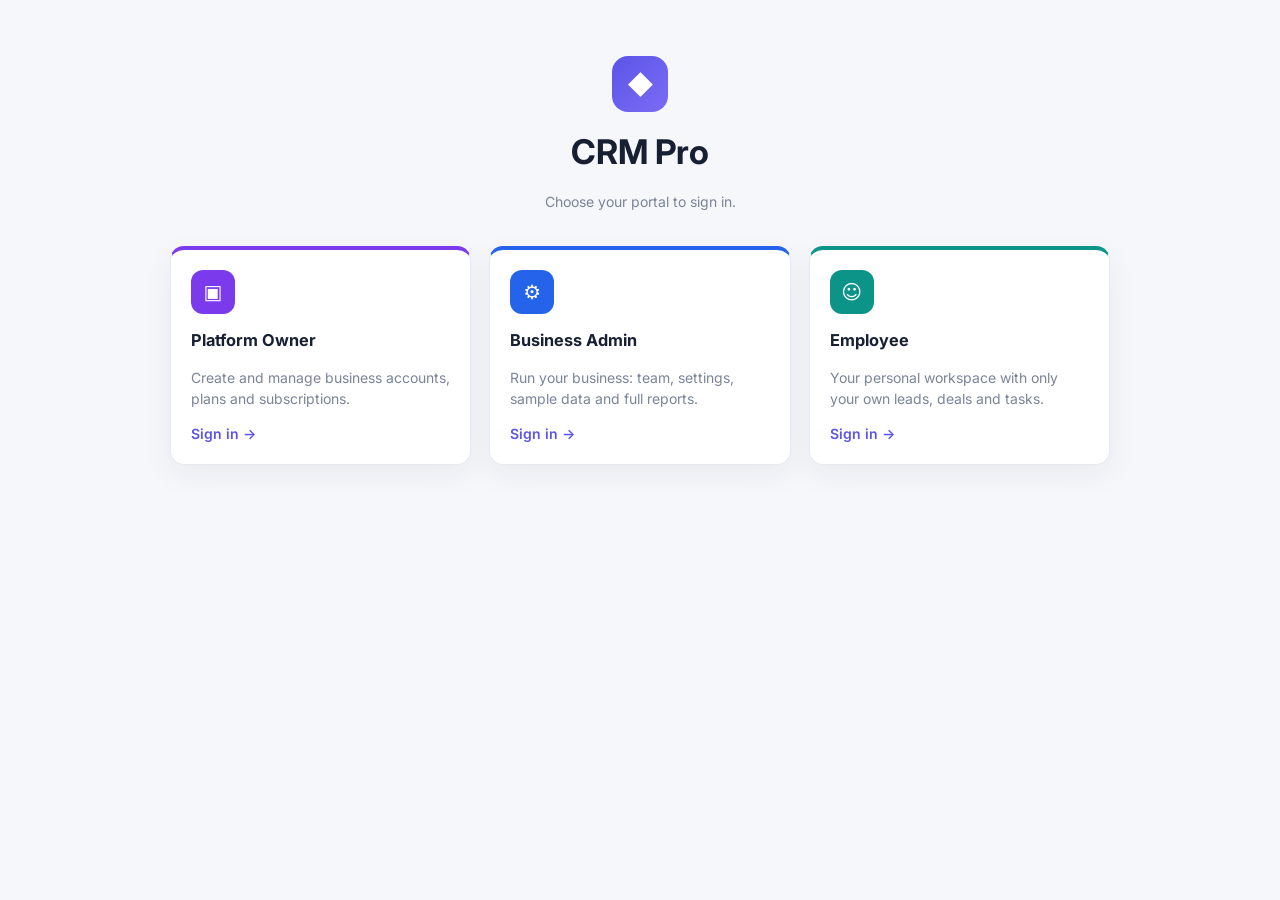
<file: index.html>
<!doctype html><html lang="en"><head><meta charset="utf-8"><meta name="viewport" content="width=device-width,initial-scale=1"><title>CRM Pro</title>
<link rel="preconnect" href="https://fonts.googleapis.com"><link href="https://fonts.googleapis.com/css2?family=Inter:wght@400;600;700&display=swap" rel="stylesheet"><link rel="stylesheet" href="css/app.css">
<style>.lp{max-width:980px;margin:0 auto;padding:56px 20px;text-align:center}.lp h1{font-size:34px;margin:14px 0 6px}.pg{display:grid;grid-template-columns:repeat(auto-fit,minmax(250px,1fr));gap:18px;margin-top:34px}
.pg a{text-decoration:none;color:inherit;text-align:left;transition:.2s;border-top:4px solid var(--c)}.pg a:hover{transform:translateY(-4px)}.pg i{font-style:normal;width:44px;height:44px;border-radius:12px;background:var(--c);color:#fff;display:grid;place-items:center;font-size:20px}.pg h3{margin:14px 0 4px}.pg span{color:var(--pri);font-weight:600}</style></head>
<body><main class="lp"><div class="logo" style="margin:auto">◆</div><h1>CRM Pro</h1><p class="muted">Choose your portal to sign in.</p>
<div class="pg"><a class="card" style="--c:#7c3aed" href="owner.html"><i>▣</i><h3>Platform Owner</h3><p class="muted">Create and manage business accounts, plans and subscriptions.</p><span>Sign in →</span></a>
<a class="card" style="--c:#2563eb" href="admin.html"><i>⚙</i><h3>Business Admin</h3><p class="muted">Run your business: team, settings, sample data and full reports.</p><span>Sign in →</span></a>
<a class="card" style="--c:#0d9488" href="employee.html"><i>☺</i><h3>Employee</h3><p class="muted">Your personal workspace with only your own leads, deals and tasks.</p><span>Sign in →</span></a></div></main></body></html>
</file>
<file: css/app.css>
:root{--bg:#f6f7fb;--card:#fff;--ink:#172033;--muted:#7a8499;--line:#e6e9f1;--pri:#5b54e8;--pri2:#7c6cf5;--ok:#16a673;--warn:#e9982f;--bad:#e25353;--r:14px;--sh:0 10px 30px rgba(24,35,55,.06);--t:.2s}
[data-theme=dark]{--bg:#0f1420;--card:#171e2e;--ink:#e8ecf5;--muted:#8d98ae;--line:#26304a;--sh:0 10px 30px rgba(0,0,0,.35)}
*{box-sizing:border-box}body{margin:0;font:14px/1.5 Inter,system-ui,sans-serif;background:var(--bg);color:var(--ink)}
[hidden]{display:none!important}button,input,select,textarea{font:inherit;color:inherit}
.muted{color:var(--muted)}.card{background:var(--card);border:1px solid var(--line);border-radius:var(--r);box-shadow:var(--sh);padding:20px}
.btn{border:1px solid var(--line);background:var(--card);padding:9px 14px;border-radius:10px;font-weight:600;cursor:pointer;transition:var(--t)}
.btn:hover{transform:translateY(-1px)}.btn:focus-visible,input:focus-visible,select:focus-visible,textarea:focus-visible{outline:2px solid var(--pri);outline-offset:1px}
.btn.primary{background:linear-gradient(135deg,var(--pri),var(--pri2));color:#fff;border:0}.btn.danger{color:var(--bad)}.btn.sm{padding:4px 9px;font-size:12px}.btn[disabled]{opacity:.6;cursor:wait}.full{width:100%}
input,select,textarea{width:100%;padding:9px 11px;border:1px solid var(--line);border-radius:10px;background:var(--card);margin-top:4px}
label{display:block;font-size:12px;font-weight:600;color:var(--muted);margin-top:12px}
#splash{position:fixed;inset:0;display:grid;place-content:center;justify-items:center;gap:8px;background:var(--bg);z-index:99;transition:opacity .4s}
#splash.out{opacity:0;pointer-events:none}.logo{width:56px;height:56px;border-radius:16px;background:linear-gradient(135deg,var(--pri),var(--pri2));color:#fff;display:grid;place-items:center;font-size:26px;animation:pulse 2s infinite}
.logo.sm{width:34px;height:34px;font-size:16px;border-radius:10px;animation:none}
.bar{width:220px;height:4px;border-radius:4px;background:var(--line);overflow:hidden}.bar i{display:block;width:40%;height:100%;background:var(--pri);border-radius:4px;animation:slide 1.2s ease-in-out infinite}
.login{width:380px;max-width:92vw}#login{min-height:100vh;display:grid;place-items:center}.err{color:var(--bad);min-height:20px;font-size:13px}
#app{display:flex;min-height:100vh}#side{width:230px;flex:none;background:var(--card);border-right:1px solid var(--line);padding:18px 12px;display:flex;flex-direction:column;gap:4px;position:sticky;top:0;height:100vh;transition:transform .25s;z-index:30}
.brand{display:flex;gap:10px;align-items:center;font-weight:700;font-size:18px;padding:4px 8px 16px}.brand em{font-size:10px;color:var(--muted);font-style:normal;letter-spacing:1.5px}
#nav{display:flex;flex-direction:column;gap:2px;flex:1}#nav a,.nav-btn{padding:10px 12px;border-radius:10px;color:var(--muted);font-weight:600;text-decoration:none;cursor:pointer;background:none;border:0;text-align:left;transition:var(--t)}
#nav a:hover,.nav-btn:hover{background:var(--bg);color:var(--ink)}#nav a.on{background:color-mix(in srgb,var(--pri) 12%,transparent);color:var(--pri)}
#main{flex:1;min-width:0}header{display:flex;gap:12px;align-items:center;padding:14px 24px;border-bottom:1px solid var(--line);background:var(--card);position:sticky;top:0;z-index:20}
header input{max-width:360px;margin:0}#menuBtn{display:none;border:0;background:none;font-size:22px;cursor:pointer}#who{margin-left:auto}
#view{padding:24px;max-width:1500px;margin:auto;animation:rise .35s both}
.head{display:flex;justify-content:space-between;align-items:center;gap:10px;margin-bottom:16px;flex-wrap:wrap}.head h1{margin:0;font-size:24px}
.kpis{display:grid;grid-template-columns:repeat(auto-fit,minmax(170px,1fr));gap:14px;margin-bottom:16px}
.kpi{padding:16px;transition:var(--t);animation:rise .4s both}.kpi:hover{transform:translateY(-3px)}.kpi span{font-size:12px;color:var(--muted)}.kpi b{display:block;font-size:26px;margin-top:2px}.kpi.alert b{color:var(--bad)}
.grid2{display:grid;grid-template-columns:1fr 1fr;gap:14px;margin-bottom:14px}.chart{position:relative;height:260px}
.tools{display:flex;gap:8px;margin-bottom:12px;flex-wrap:wrap}.tools select,.tools input{width:auto;margin:0;min-width:150px}
.tw{overflow-x:auto}table{width:100%;border-collapse:collapse}th,td{text-align:left;padding:11px 10px;border-bottom:1px solid var(--line);white-space:nowrap}
th{font-size:11px;text-transform:uppercase;letter-spacing:.6px;color:var(--muted);cursor:pointer}tbody tr{transition:var(--t)}tbody tr:hover{background:color-mix(in srgb,var(--pri) 5%,transparent)}
.pill{padding:3px 9px;border-radius:20px;font-size:11px;font-weight:700;background:color-mix(in srgb,var(--pri) 12%,transparent);color:var(--pri)}
.pill.Won,.pill.Active,.pill.Done,.pill.Converted{background:#16a67320;color:var(--ok)}.pill.Lost,.pill.High,.pill.Disabled{background:#e2535320;color:var(--bad)}.pill.Medium,.pill.Negotiation,.pill.Pending{background:#e9982f20;color:var(--warn)}
.empty{text-align:center;padding:40px;color:var(--muted)}.sk{height:14px;border-radius:6px;background:linear-gradient(90deg,var(--line),var(--bg),var(--line));background-size:200% 100%;animation:sh 1.2s infinite;margin:14px 0}
.pager{display:flex;justify-content:space-between;align-items:center;padding-top:12px}
.board{display:grid;grid-auto-flow:column;grid-auto-columns:minmax(220px,1fr);gap:12px;overflow-x:auto;padding-bottom:8px}.col{background:var(--bg);border-radius:var(--r);padding:10px;min-height:120px}.col h3{font-size:12px;margin:0 0 8px;color:var(--muted)}.dc{background:var(--card);border:1px solid var(--line);border-radius:10px;padding:10px;margin-bottom:8px}.dc select{font-size:12px;padding:4px}
.modal{position:fixed;inset:0;background:#0008;display:grid;place-items:center;padding:16px;z-index:60;animation:fade .2s}.modal .card{width:620px;max-width:100%;max-height:92vh;overflow:auto;animation:rise .25s}
.fg{display:grid;grid-template-columns:1fr 1fr;gap:0 14px}.fg .w{grid-column:1/-1}.row{display:flex;gap:8px;justify-content:flex-end;margin-top:16px}
#toasts{position:fixed;right:16px;bottom:16px;display:grid;gap:8px;z-index:90}.toast{background:var(--card);border:1px solid var(--line);border-left:4px solid var(--ok);padding:10px 14px;border-radius:10px;box-shadow:var(--sh);animation:rise .25s;max-width:320px}.toast.bad{border-left-color:var(--bad)}
.invalid{border-color:var(--bad);animation:shake .3s}.warnbar{background:#e9982f20;color:var(--warn);padding:8px 14px;border-radius:10px;margin-bottom:12px}
@keyframes rise{from{opacity:0;transform:translateY(8px)}}@keyframes fade{from{opacity:0}}@keyframes sh{to{background-position:-200% 0}}@keyframes slide{0%{margin-left:-40%}100%{margin-left:100%}}@keyframes pulse{50%{box-shadow:0 0 0 12px #5b54e822}}@keyframes shake{25%{transform:translateX(-4px)}75%{transform:translateX(4px)}}
@media(max-width:860px){#side{position:fixed;left:0;transform:translateX(-100%)}#side.open{transform:none}#menuBtn{display:block}#scrim.on{position:fixed;inset:0;background:#0006;z-index:25}.grid2,.fg{grid-template-columns:1fr}header{padding:12px 14px}#view{padding:14px}.btn,input,select{min-height:42px}}
@media(prefers-reduced-motion:reduce){*{animation:none!important;transition:none!important}}
#nav a{display:flex;align-items:center}#nav a i{font-style:normal;display:inline-grid;place-items:center;width:28px;height:28px;border-radius:9px;color:#fff;margin-right:10px;font-size:14px;flex:none;transition:var(--t)}#nav a:hover i{transform:scale(1.1) rotate(-4deg)}
.kpi{position:relative;border-top:3px solid var(--k,var(--pri))}.kpi .ic{position:absolute;right:14px;top:14px;width:30px;height:30px;border-radius:9px;display:grid;place-items:center;color:#fff;background:var(--k);font-style:normal}
.pill.Suspended{background:#e2535320;color:var(--bad)}.pill.Trial{background:#e9982f20;color:var(--warn)}
#who{display:flex;align-items:center;gap:10px;line-height:1.2}#who small{display:block;color:var(--muted);font-size:11px}.av{width:34px;height:34px;border-radius:50%;background:linear-gradient(135deg,var(--pri),var(--pri2));color:#fff;display:grid;place-items:center;font-weight:700}

/* Navigation refresh: clear labels, stronger contrast, polished active states */
#side{width:258px;padding:20px 13px;gap:7px;background:var(--card);box-shadow:5px 0 24px rgba(24,35,55,.035)}
.brand{padding:5px 10px 20px;font-size:19px;letter-spacing:-.35px;border-bottom:1px solid var(--line);margin-bottom:8px}
.brand em{background:color-mix(in srgb,var(--pri) 12%,transparent);color:var(--pri);padding:3px 6px;border-radius:5px;font-size:10px}
#nav{gap:5px;overflow-y:auto;padding:2px 0 12px;scrollbar-width:thin}
#nav a{position:relative;display:flex;align-items:center;gap:11px;min-height:45px;padding:8px 10px;border:1px solid transparent;border-radius:12px;color:var(--ink);font-size:13px;font-weight:600;letter-spacing:.05px;transition:background .2s,border-color .2s,transform .2s}
#nav a i{width:32px;height:32px;min-width:32px;margin:0;border-radius:10px;background:color-mix(in srgb,var(--nav-accent,var(--pri)) 14%,var(--card));color:var(--nav-accent,var(--pri));font-size:16px;font-weight:700}
#nav a .nav-label{display:block;flex:1;min-width:0;line-height:1.35;white-space:normal;overflow-wrap:anywhere}
#nav a .nav-arrow{opacity:0;color:var(--pri);font-size:20px;line-height:1;transform:translateX(-3px);transition:opacity .2s,transform .2s}
#nav a:hover{background:var(--bg);border-color:var(--line);transform:translateX(2px)}
#nav a:hover .nav-arrow{opacity:.7;transform:translateX(0)}
#nav a.on{background:color-mix(in srgb,var(--pri) 9%,var(--card));border-color:color-mix(in srgb,var(--pri) 22%,var(--line));color:var(--pri);box-shadow:inset 3px 0 0 var(--pri)}
#nav a.on i{background:var(--nav-accent,var(--pri));color:#fff;box-shadow:0 4px 10px color-mix(in srgb,var(--nav-accent,var(--pri)) 22%,transparent)}
#nav a.on .nav-arrow{opacity:1;transform:none}
.nav-btn{display:flex;align-items:center;gap:10px;min-height:43px;padding:10px 12px!important;color:var(--ink)!important;border:1px solid transparent!important;font-size:13px!important}
.nav-btn:hover{border-color:var(--line)!important}
#themeBtn{margin-top:auto}
#logoutBtn{color:var(--bad)!important;background:color-mix(in srgb,var(--bad) 6%,transparent)!important}
#logoutBtn:hover{background:color-mix(in srgb,var(--bad) 12%,transparent)!important}
@media(max-width:860px){#side{width:min(290px,86vw);padding:18px 13px;box-shadow:12px 0 36px rgba(0,0,0,.12)}#nav a{min-height:47px;font-size:14px}#nav a i{width:34px;height:34px;min-width:34px}#themeBtn{margin-top:auto}}
@media(prefers-reduced-motion:reduce){#nav a,#nav a i,#nav a .nav-arrow{transition:none!important}}
</file>
